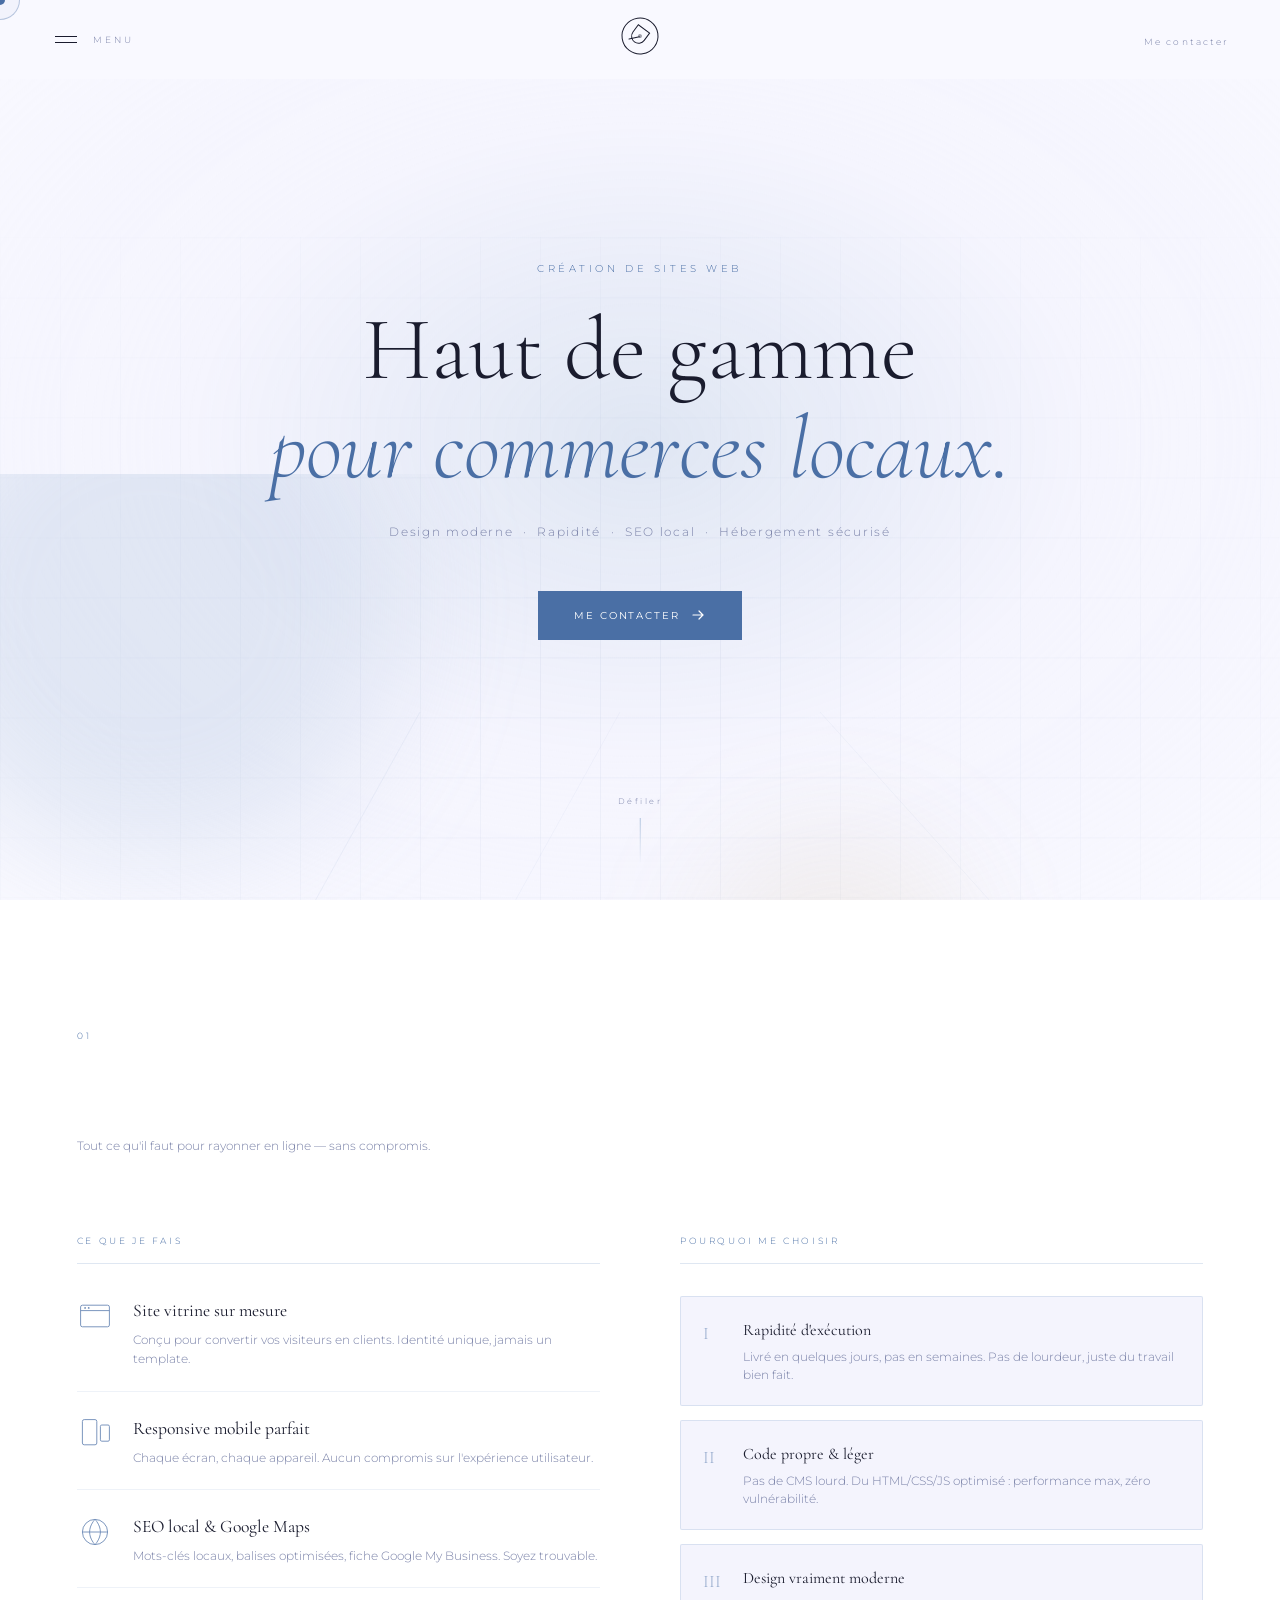
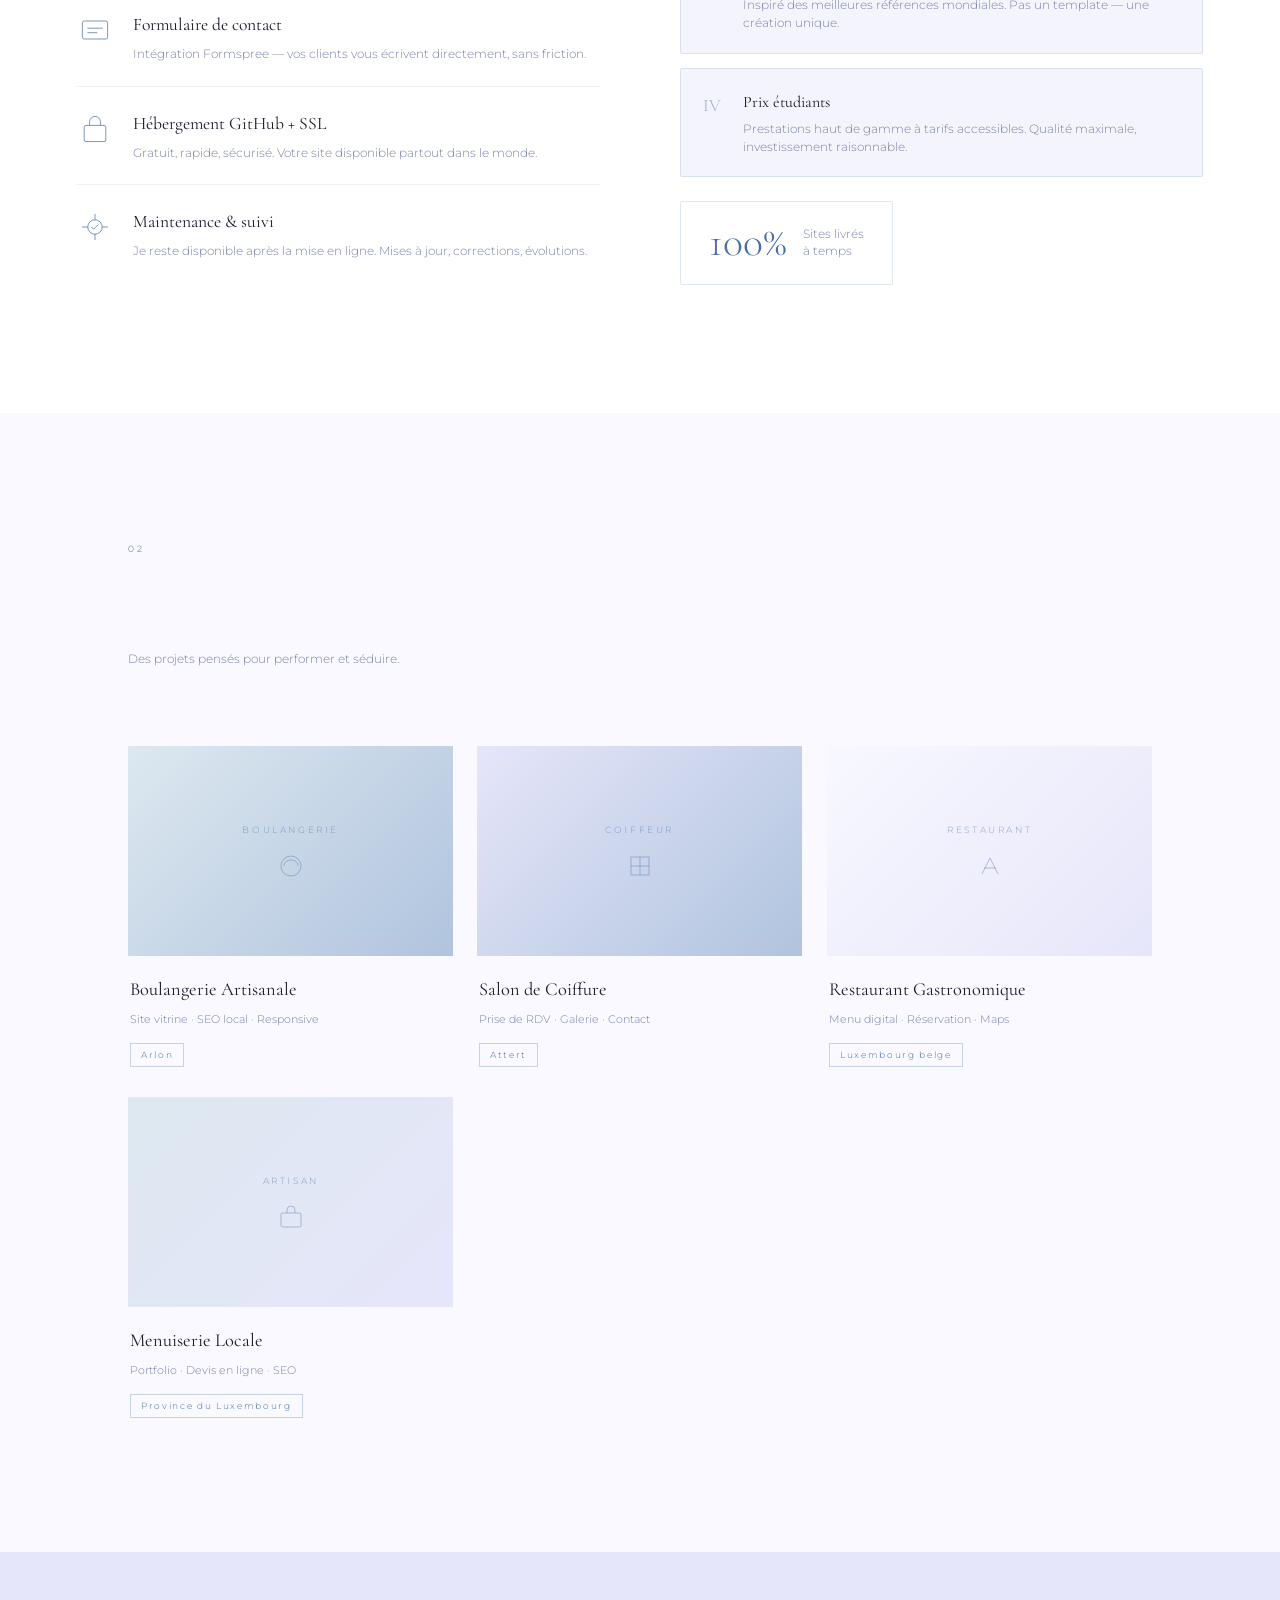
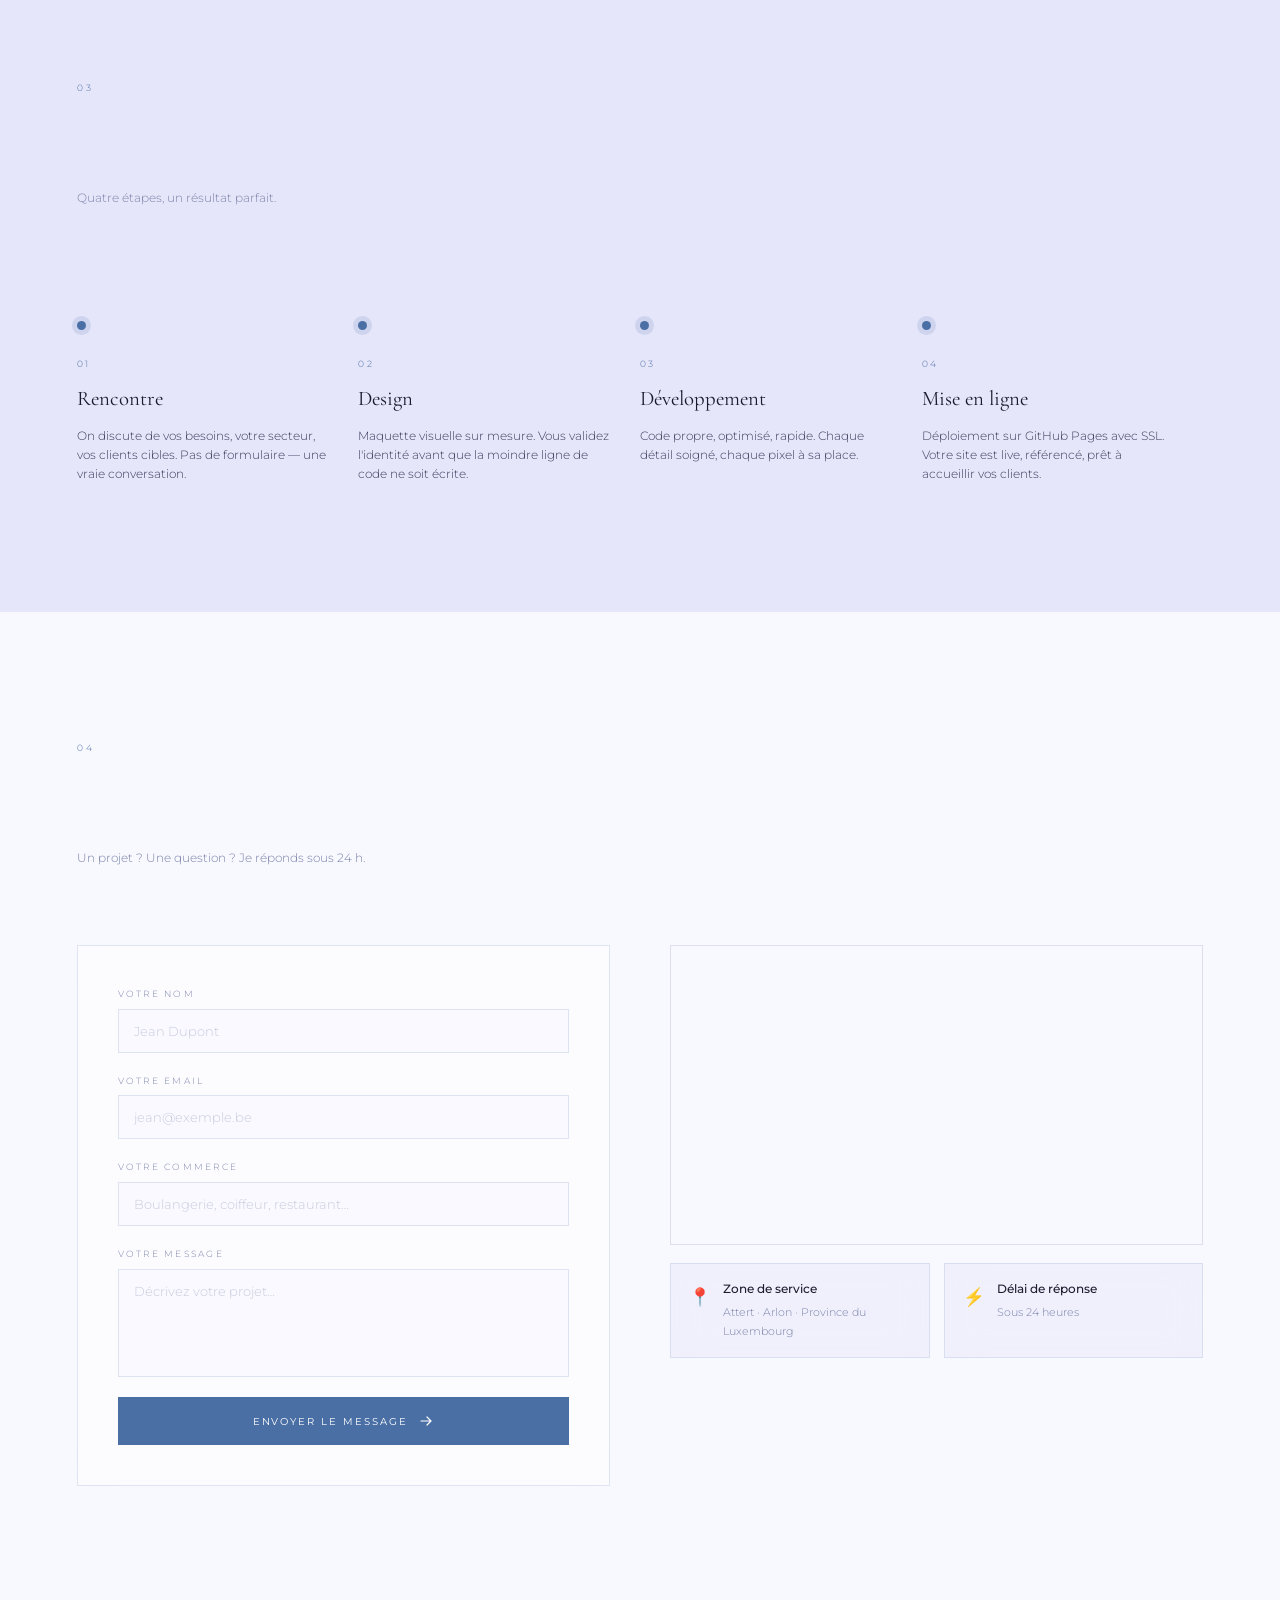
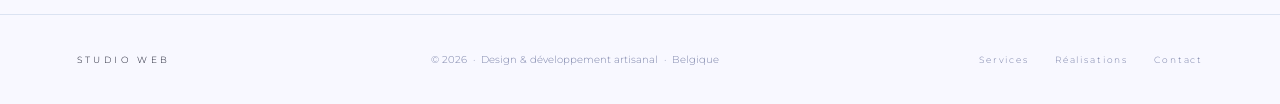
<file: index.html>
<!DOCTYPE html>
<html lang="fr">
<head>
  <meta charset="UTF-8" />
  <meta name="viewport" content="width=device-width, initial-scale=1.0" />
  <title>Studio Web Premium | Sites haut de gamme pour commerces locaux</title>
  <meta name="description" content="Création de sites web haut de gamme pour commerces locaux en Belgique. Design moderne, SEO local, hébergement sécurisé. Région d'Attert et Arlon." />
  <meta name="robots" content="index, follow" />
  <link rel="canonical" href="https://votresite.github.io/" />
  <meta property="og:title" content="Studio Web Premium | Sites haut de gamme pour commerces locaux" />
  <meta property="og:description" content="Design moderne, rapidité, SEO local, hébergement sécurisé." />
  <meta property="og:type" content="website" />

  <!-- Fonts -->
  <link rel="preconnect" href="https://fonts.googleapis.com" />
  <link rel="preconnect" href="https://fonts.gstatic.com" crossorigin />
  <link href="https://fonts.googleapis.com/css2?family=Cormorant+Garamond:ital,wght@0,300;0,400;0,600;1,300;1,400&family=Montserrat:wght@200;300;400;500&display=swap" rel="stylesheet" />

  <link rel="stylesheet" href="style.css" />
</head>
<body>

  <!-- ══ CURSOR ══ -->
  <div class="cursor" id="cursor"></div>
  <div class="cursor-trail" id="cursorTrail"></div>

  <!-- ══ LOADER ══ -->
  <div class="loader" id="loader">
    <div class="loader-inner">
      <span class="loader-line"></span>
      <p class="loader-text">STUDIO WEB</p>
    </div>
  </div>

  <!-- ══ HEADER ══ -->
  <header class="header" id="header">
    <div class="header-left">
      <button class="nav-toggle" id="navToggle" aria-label="Menu">
        <span></span><span></span>
      </button>
      <span class="header-label">MENU</span>
    </div>

    <a href="#hero" class="header-logo" aria-label="Accueil">
      <!-- Logo rotatif au scroll -->
      <svg id="logoRotate" width="38" height="38" viewBox="0 0 38 38" fill="none" xmlns="http://www.w3.org/2000/svg">
        <circle cx="19" cy="19" r="18" stroke="currentColor" stroke-width="1"/>
        <path d="M11 13h9a7 7 0 0 1 0 14h-9V13z" stroke="currentColor" stroke-width="1" fill="none"/>
        <path d="M20 19l8 7" stroke="currentColor" stroke-width="1" stroke-linecap="round"/>
        <circle cx="19" cy="19" r="2" fill="currentColor" opacity="0.4"/>
      </svg>
    </a>

    <div class="header-right">
      <a href="#contact" class="header-cta">Me contacter</a>
    </div>
  </header>

  <!-- ══ NAV OVERLAY ══ -->
  <nav class="nav-overlay" id="navOverlay">
    <div class="nav-overlay-inner">
      <ul class="nav-links">
        <li><a href="#services" data-num="01">Services</a></li>
        <li><a href="#projects" data-num="02">Réalisations</a></li>
        <li><a href="#process"  data-num="03">Processus</a></li>
        <li><a href="#contact"  data-num="04">Contact</a></li>
      </ul>
      <p class="nav-tagline">Design. Code. Élégance.</p>
    </div>
  </nav>

  <!-- ══ HERO — Parallax multi-couches ══ -->
  <section class="hero" id="hero">

    <!-- Couche 0 : fond gradient animé (color shift) -->
    <div class="parallax-layer layer-bg" data-speed="0.05" id="heroBg"></div>

    <!-- Couche 1 : grille fine -->
    <div class="parallax-layer layer-grid" data-speed="0.15"></div>

    <!-- Couche 2 : cercles décoratifs -->
    <div class="parallax-layer layer-orbs" data-speed="0.30">
      <div class="orb orb-1"></div>
      <div class="orb orb-2"></div>
      <div class="orb orb-3"></div>
    </div>

    <!-- Couche 3 : lignes obliques -->
    <div class="parallax-layer layer-lines" data-speed="0.45">
      <svg class="deco-lines" viewBox="0 0 1440 900" preserveAspectRatio="xMidYMid slice" fill="none" xmlns="http://www.w3.org/2000/svg">
        <line x1="0" y1="900" x2="500" y2="0"   stroke="rgba(176,196,222,0.18)" stroke-width="1"/>
        <line x1="200" y1="900" x2="700" y2="0"  stroke="rgba(176,196,222,0.10)" stroke-width="1"/>
        <line x1="900" y1="0" x2="1440" y2="600" stroke="rgba(176,196,222,0.12)" stroke-width="1"/>
      </svg>
    </div>

    <!-- Couche 4 : contenu (vitesse 0 = reste fixe) -->
    <div class="hero-content">
      <p class="hero-eyebrow" data-split>Création de sites web</p>
      <h1 class="hero-title">
        <span class="split-line" data-split>Haut de gamme</span>
        <em class="split-line" data-split>pour commerces locaux.</em>
      </h1>
      <p class="hero-sub" data-split>Design moderne &nbsp;·&nbsp; Rapidité &nbsp;·&nbsp; SEO local &nbsp;·&nbsp; Hébergement sécurisé</p>
      <a href="#contact" class="btn-primary hero-btn">
        <span>Me contacter</span>
        <svg width="16" height="16" viewBox="0 0 16 16" fill="none"><path d="M3 8h10M9 4l4 4-4 4" stroke="currentColor" stroke-width="1.2" stroke-linecap="round"/></svg>
      </a>
    </div>

    <div class="hero-scroll-hint">
      <span>Défiler</span>
      <div class="scroll-line"></div>
    </div>
  </section>

  <!-- ══ SERVICES + WHY — fusionnés ══ -->
  <section class="section services-why" id="services">

    <header class="section-header reveal-block">
      <span class="section-num">01</span>
      <h2 class="section-title" data-split>Services &amp; <em>avantages</em></h2>
      <p class="section-sub">Tout ce qu'il faut pour rayonner en ligne — sans compromis.</p>
    </header>

    <!-- Colonne gauche : services -->
    <div class="sw-grid">

      <div class="sw-col services-col">
        <p class="col-label">Ce que je fais</p>
        <div class="services-list">

          <article class="service-item reveal-block" data-delay="0">
            <div class="service-icon">
              <svg viewBox="0 0 40 40" fill="none"><rect x="4" y="8" width="32" height="24" rx="2" stroke="currentColor" stroke-width="1"/><path d="M4 14h32" stroke="currentColor" stroke-width="1"/><circle cx="9" cy="11" r="1" fill="currentColor"/><circle cx="13" cy="11" r="1" fill="currentColor"/></svg>
            </div>
            <div>
              <h3>Site vitrine sur mesure</h3>
              <p>Conçu pour convertir vos visiteurs en clients. Identité unique, jamais un template.</p>
            </div>
          </article>

          <article class="service-item reveal-block" data-delay="60">
            <div class="service-icon">
              <svg viewBox="0 0 40 40" fill="none"><rect x="6" y="4" width="16" height="28" rx="2" stroke="currentColor" stroke-width="1"/><rect x="26" y="10" width="10" height="18" rx="1.5" stroke="currentColor" stroke-width="1"/></svg>
            </div>
            <div>
              <h3>Responsive mobile parfait</h3>
              <p>Chaque écran, chaque appareil. Aucun compromis sur l'expérience utilisateur.</p>
            </div>
          </article>

          <article class="service-item reveal-block" data-delay="120">
            <div class="service-icon">
              <svg viewBox="0 0 40 40" fill="none"><circle cx="20" cy="20" r="14" stroke="currentColor" stroke-width="1"/><path d="M20 6c0 0-6 6-6 14s6 14 6 14M20 6c0 0 6 6 6 14s-6 14-6 14M6 20h28" stroke="currentColor" stroke-width="1"/></svg>
            </div>
            <div>
              <h3>SEO local &amp; Google Maps</h3>
              <p>Mots-clés locaux, balises optimisées, fiche Google My Business. Soyez trouvable.</p>
            </div>
          </article>

          <article class="service-item reveal-block" data-delay="180">
            <div class="service-icon">
              <svg viewBox="0 0 40 40" fill="none"><rect x="6" y="10" width="28" height="20" rx="2" stroke="currentColor" stroke-width="1"/><path d="M12 18h16M12 23h10" stroke="currentColor" stroke-width="1" stroke-linecap="round"/></svg>
            </div>
            <div>
              <h3>Formulaire de contact</h3>
              <p>Intégration Formspree — vos clients vous écrivent directement, sans friction.</p>
            </div>
          </article>

          <article class="service-item reveal-block" data-delay="240">
            <div class="service-icon">
              <svg viewBox="0 0 40 40" fill="none"><rect x="8" y="16" width="24" height="18" rx="2" stroke="currentColor" stroke-width="1"/><path d="M14 16v-4a6 6 0 0 1 12 0v4" stroke="currentColor" stroke-width="1"/></svg>
            </div>
            <div>
              <h3>Hébergement GitHub + SSL</h3>
              <p>Gratuit, rapide, sécurisé. Votre site disponible partout dans le monde.</p>
            </div>
          </article>

          <article class="service-item reveal-block" data-delay="300">
            <div class="service-icon">
              <svg viewBox="0 0 40 40" fill="none"><path d="M20 6v6M20 28v6M6 20h6M28 20h6" stroke="currentColor" stroke-width="1" stroke-linecap="round"/><circle cx="20" cy="20" r="8" stroke="currentColor" stroke-width="1"/><path d="M16 20l2.5 2.5 5-5" stroke="currentColor" stroke-width="1" stroke-linecap="round"/></svg>
            </div>
            <div>
              <h3>Maintenance &amp; suivi</h3>
              <p>Je reste disponible après la mise en ligne. Mises à jour, corrections, évolutions.</p>
            </div>
          </article>

        </div>
      </div>

      <!-- Colonne droite : pourquoi -->
      <div class="sw-col why-col">
        <p class="col-label">Pourquoi me choisir</p>

        <div class="why-cards">
          <div class="why-glass reveal-block" data-delay="80">
            <span class="why-roman">I</span>
            <div>
              <h3>Rapidité d'exécution</h3>
              <p>Livré en quelques jours, pas en semaines. Pas de lourdeur, juste du travail bien fait.</p>
            </div>
          </div>
          <div class="why-glass reveal-block" data-delay="160">
            <span class="why-roman">II</span>
            <div>
              <h3>Code propre &amp; léger</h3>
              <p>Pas de CMS lourd. Du HTML/CSS/JS optimisé : performance max, zéro vulnérabilité.</p>
            </div>
          </div>
          <div class="why-glass reveal-block" data-delay="240">
            <span class="why-roman">III</span>
            <div>
              <h3>Design vraiment moderne</h3>
              <p>Inspiré des meilleures références mondiales. Pas un template — une création unique.</p>
            </div>
          </div>
          <div class="why-glass reveal-block" data-delay="320">
            <span class="why-roman">IV</span>
            <div>
              <h3>Prix étudiants</h3>
              <p>Prestations haut de gamme à tarifs accessibles. Qualité maximale, investissement raisonnable.</p>
            </div>
          </div>
        </div>

        <!-- Badge glassmorphism -->
        <div class="glass-badge reveal-block" data-delay="400">
          <p class="badge-num">100%</p>
          <p class="badge-label">Sites livrés<br/>à temps</p>
        </div>
      </div>

    </div>
  </section>

  <!-- ══ PROJECTS ══ -->
  <section class="section projects" id="projects">
    <header class="section-header reveal-block">
      <span class="section-num">02</span>
      <h2 class="section-title" data-split>Exemples de <em>réalisations</em></h2>
      <p class="section-sub">Des projets pensés pour performer et séduire.</p>
    </header>

    <div class="projects-grid">

      <article class="project-card reveal-block" data-delay="0">
        <div class="project-thumb" style="--c1:#dde8f0;--c2:#b0c4de;">
          <div class="project-thumb-inner">
            <span>Boulangerie</span>
            <svg width="28" height="28" viewBox="0 0 28 28" fill="none"><circle cx="14" cy="14" r="10" stroke="rgba(74,111,165,0.4)" stroke-width="1"/><path d="M7 14c0-8 14-8 14 0" stroke="rgba(74,111,165,0.4)" stroke-width="1"/></svg>
          </div>
        </div>
        <div class="project-info">
          <h3>Boulangerie Artisanale</h3>
          <p>Site vitrine · SEO local · Responsive</p>
          <span class="project-tag">Arlon</span>
        </div>
      </article>

      <article class="project-card reveal-block" data-delay="80">
        <div class="project-thumb" style="--c1:#e6e6fa;--c2:#b0c4de;">
          <div class="project-thumb-inner">
            <span>Coiffeur</span>
            <svg width="28" height="28" viewBox="0 0 28 28" fill="none"><rect x="5" y="5" width="18" height="18" stroke="rgba(74,111,165,0.4)" stroke-width="1"/><path d="M5 14h18M14 5v18" stroke="rgba(74,111,165,0.4)" stroke-width="1"/></svg>
          </div>
        </div>
        <div class="project-info">
          <h3>Salon de Coiffure</h3>
          <p>Prise de RDV · Galerie · Contact</p>
          <span class="project-tag">Attert</span>
        </div>
      </article>

      <article class="project-card reveal-block" data-delay="160">
        <div class="project-thumb" style="--c1:#f8f8ff;--c2:#e6e6fa;">
          <div class="project-thumb-inner">
            <span>Restaurant</span>
            <svg width="28" height="28" viewBox="0 0 28 28" fill="none"><path d="M6 22 L14 6 L22 22" stroke="rgba(74,111,165,0.4)" stroke-width="1"/><path d="M8 16h12" stroke="rgba(74,111,165,0.4)" stroke-width="1"/></svg>
          </div>
        </div>
        <div class="project-info">
          <h3>Restaurant Gastronomique</h3>
          <p>Menu digital · Réservation · Maps</p>
          <span class="project-tag">Luxembourg belge</span>
        </div>
      </article>

      <article class="project-card reveal-block" data-delay="240">
        <div class="project-thumb" style="--c1:#dde8f0;--c2:#e6e6fa;">
          <div class="project-thumb-inner">
            <span>Artisan</span>
            <svg width="28" height="28" viewBox="0 0 28 28" fill="none"><rect x="4" y="10" width="20" height="14" rx="1.5" stroke="rgba(74,111,165,0.4)" stroke-width="1"/><path d="M10 10V7a4 4 0 0 1 8 0v3" stroke="rgba(74,111,165,0.4)" stroke-width="1"/></svg>
          </div>
        </div>
        <div class="project-info">
          <h3>Menuiserie Locale</h3>
          <p>Portfolio · Devis en ligne · SEO</p>
          <span class="project-tag">Province du Luxembourg</span>
        </div>
      </article>

    </div>
  </section>

  <!-- ══ PROCESS ══ -->
  <section class="section process" id="process">
    <header class="section-header reveal-block">
      <span class="section-num">03</span>
      <h2 class="section-title" data-split>Le <em>processus</em></h2>
      <p class="section-sub">Quatre étapes, un résultat parfait.</p>
    </header>

    <div class="timeline">
      <div class="timeline-progress" id="timelineProgress"></div>

      <div class="timeline-item reveal-block" data-delay="0">
        <div class="timeline-dot"></div>
        <div class="timeline-content">
          <span class="timeline-step">01</span>
          <h3>Rencontre</h3>
          <p>On discute de vos besoins, votre secteur, vos clients cibles. Pas de formulaire — une vraie conversation.</p>
        </div>
      </div>

      <div class="timeline-item reveal-block" data-delay="120">
        <div class="timeline-dot"></div>
        <div class="timeline-content">
          <span class="timeline-step">02</span>
          <h3>Design</h3>
          <p>Maquette visuelle sur mesure. Vous validez l'identité avant que la moindre ligne de code ne soit écrite.</p>
        </div>
      </div>

      <div class="timeline-item reveal-block" data-delay="240">
        <div class="timeline-dot"></div>
        <div class="timeline-content">
          <span class="timeline-step">03</span>
          <h3>Développement</h3>
          <p>Code propre, optimisé, rapide. Chaque détail soigné, chaque pixel à sa place.</p>
        </div>
      </div>

      <div class="timeline-item reveal-block" data-delay="360">
        <div class="timeline-dot"></div>
        <div class="timeline-content">
          <span class="timeline-step">04</span>
          <h3>Mise en ligne</h3>
          <p>Déploiement sur GitHub Pages avec SSL. Votre site est live, référencé, prêt à accueillir vos clients.</p>
        </div>
      </div>
    </div>
  </section>

  <!-- ══ CONTACT ══ -->
  <section class="section contact" id="contact">
    <header class="section-header reveal-block">
      <span class="section-num">04</span>
      <h2 class="section-title" data-split>Me <em>contacter</em></h2>
      <p class="section-sub">Un projet ? Une question ? Je réponds sous 24 h.</p>
    </header>

    <div class="contact-grid">
      <!-- Formulaire — remplacez YOUR_FORM_ID par votre ID Formspree -->
      <form class="contact-form glass-form reveal-block" action="https://formspree.io/f/xeedegpw" method="POST" id="contactForm" data-delay="0">
        <div class="form-group">
          <label for="name">Votre nom</label>
          <input type="text" id="name" name="name" placeholder="Jean Dupont" required autocomplete="name"/>
        </div>
        <div class="form-group">
          <label for="email">Votre email</label>
          <input type="email" id="email" name="email" placeholder="jean@exemple.be" required autocomplete="email"/>
        </div>
        <div class="form-group">
          <label for="business">Votre commerce</label>
          <input type="text" id="business" name="business" placeholder="Boulangerie, coiffeur, restaurant…"/>
        </div>
        <div class="form-group">
          <label for="message">Votre message</label>
          <textarea id="message" name="message" rows="5" placeholder="Décrivez votre projet…" required></textarea>
        </div>
        <button type="submit" class="btn-primary btn-full">
          <span id="btnLabel">Envoyer le message</span>
          <svg width="16" height="16" viewBox="0 0 16 16" fill="none"><path d="M3 8h10M9 4l4 4-4 4" stroke="currentColor" stroke-width="1.2" stroke-linecap="round"/></svg>
        </button>
        <p class="form-success" id="formSuccess">Message envoyé — je vous réponds rapidement.</p>
      </form>

      <div class="contact-aside reveal-block" data-delay="120">
        <div class="map-glass">
          <iframe
            src="https://www.google.com/maps/embed?pb=!1m18!1m12!1m3!1d80000!2d5.68!3d49.74!2m3!1f0!2f0!3f0!3m2!1i1024!2i768!4f13.1!3m3!1m2!1s0x47c069d8e3c9a3b9%3A0x40099ab2f4d67020!2sAttert!5e0!3m2!1sfr!2sbe!4v1680000000000!5m2!1sfr!2sbe"
            width="100%" height="100%" style="border:0;" allowfullscreen="" loading="lazy"
            referrerpolicy="no-referrer-when-downgrade" title="Localisation — Attert / Arlon"></iframe>
        </div>
        <div class="contact-info-cards">
          <div class="info-card glass-card">
            <span class="info-icon">📍</span>
            <div>
              <strong>Zone de service</strong>
              <p>Attert · Arlon · Province du Luxembourg</p>
            </div>
          </div>
          <div class="info-card glass-card">
            <span class="info-icon">⚡</span>
            <div>
              <strong>Délai de réponse</strong>
              <p>Sous 24 heures</p>
            </div>
          </div>
        </div>
      </div>
    </div>
  </section>

  <!-- ══ FOOTER ══ -->
  <footer class="footer">
    <div class="footer-inner">
      <p class="footer-logo">STUDIO WEB</p>
      <p class="footer-copy">© <span id="year"></span> &nbsp;·&nbsp; Design &amp; développement artisanal &nbsp;·&nbsp; Belgique</p>
      <div class="footer-links">
        <a href="#services">Services</a>
        <a href="#projects">Réalisations</a>
        <a href="#contact">Contact</a>
      </div>
    </div>
  </footer>

  <script src="script.js"></script>
</body>
</html>
</file>
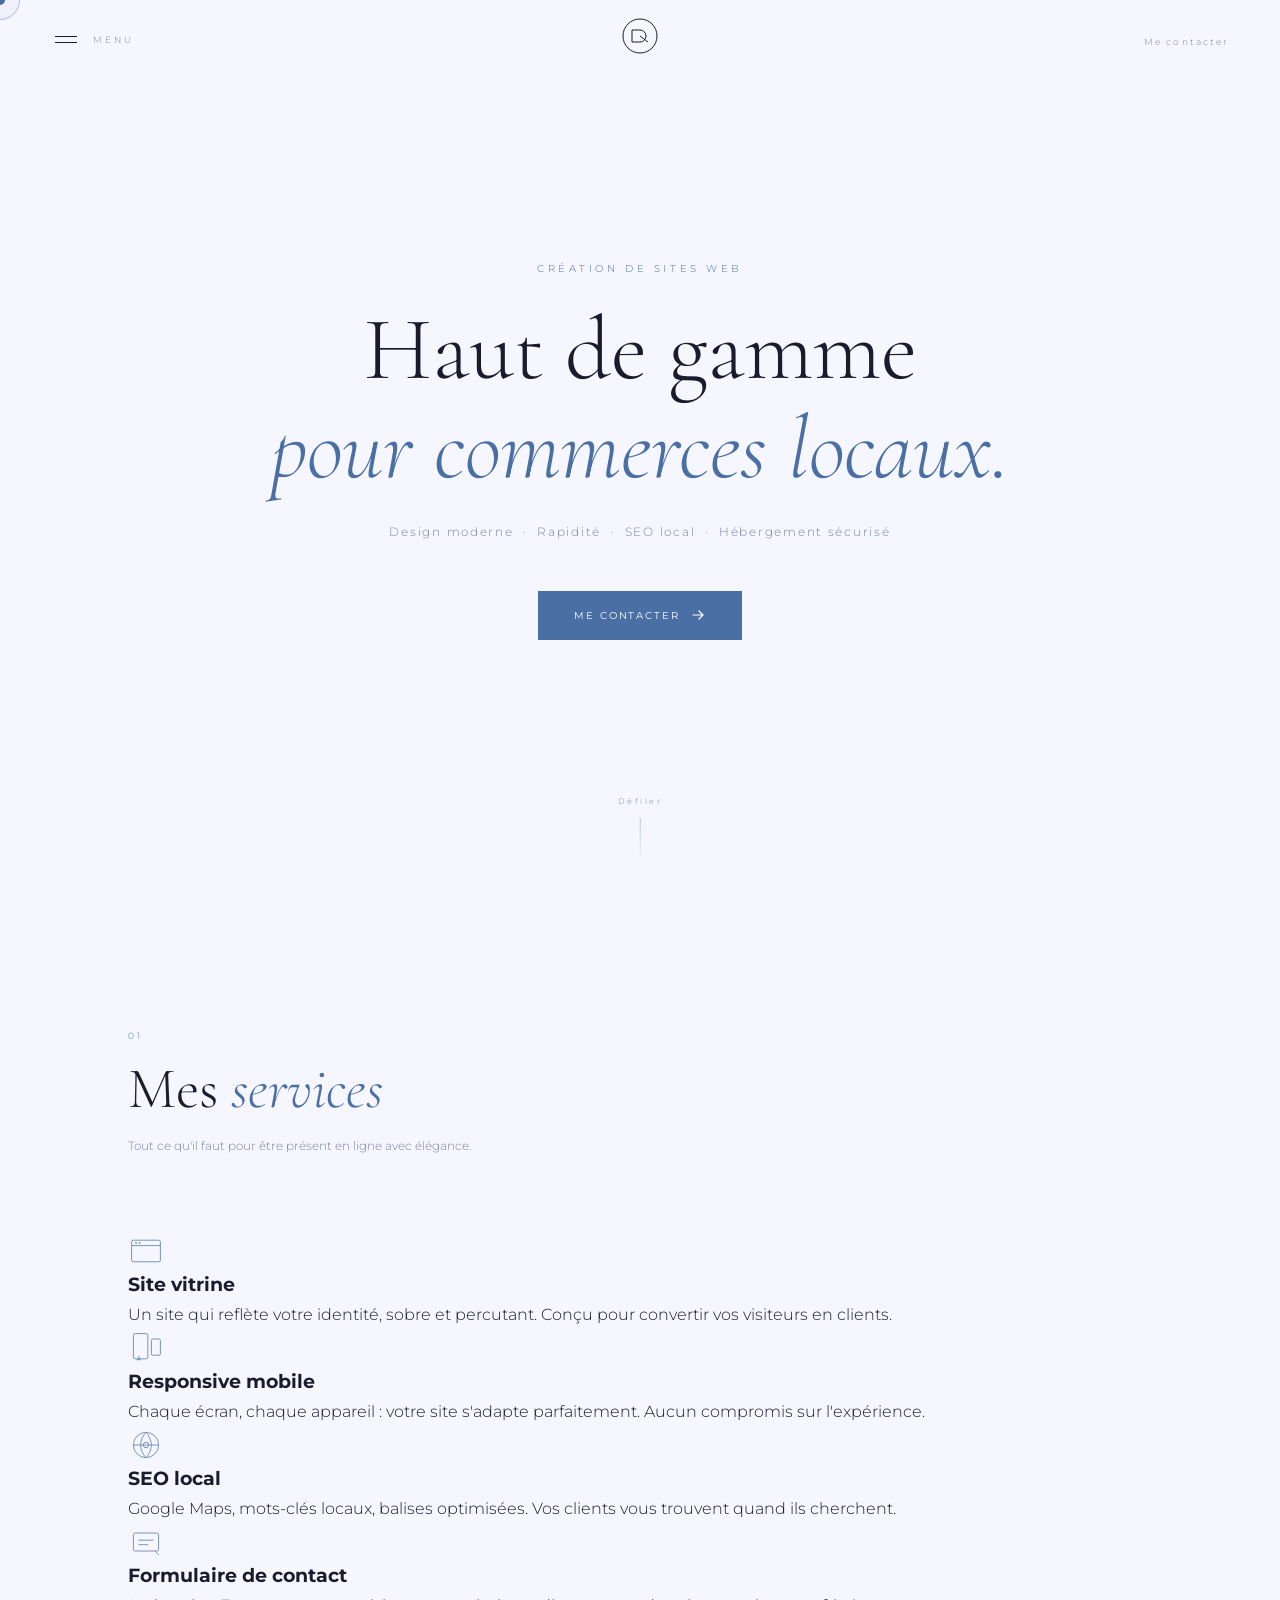
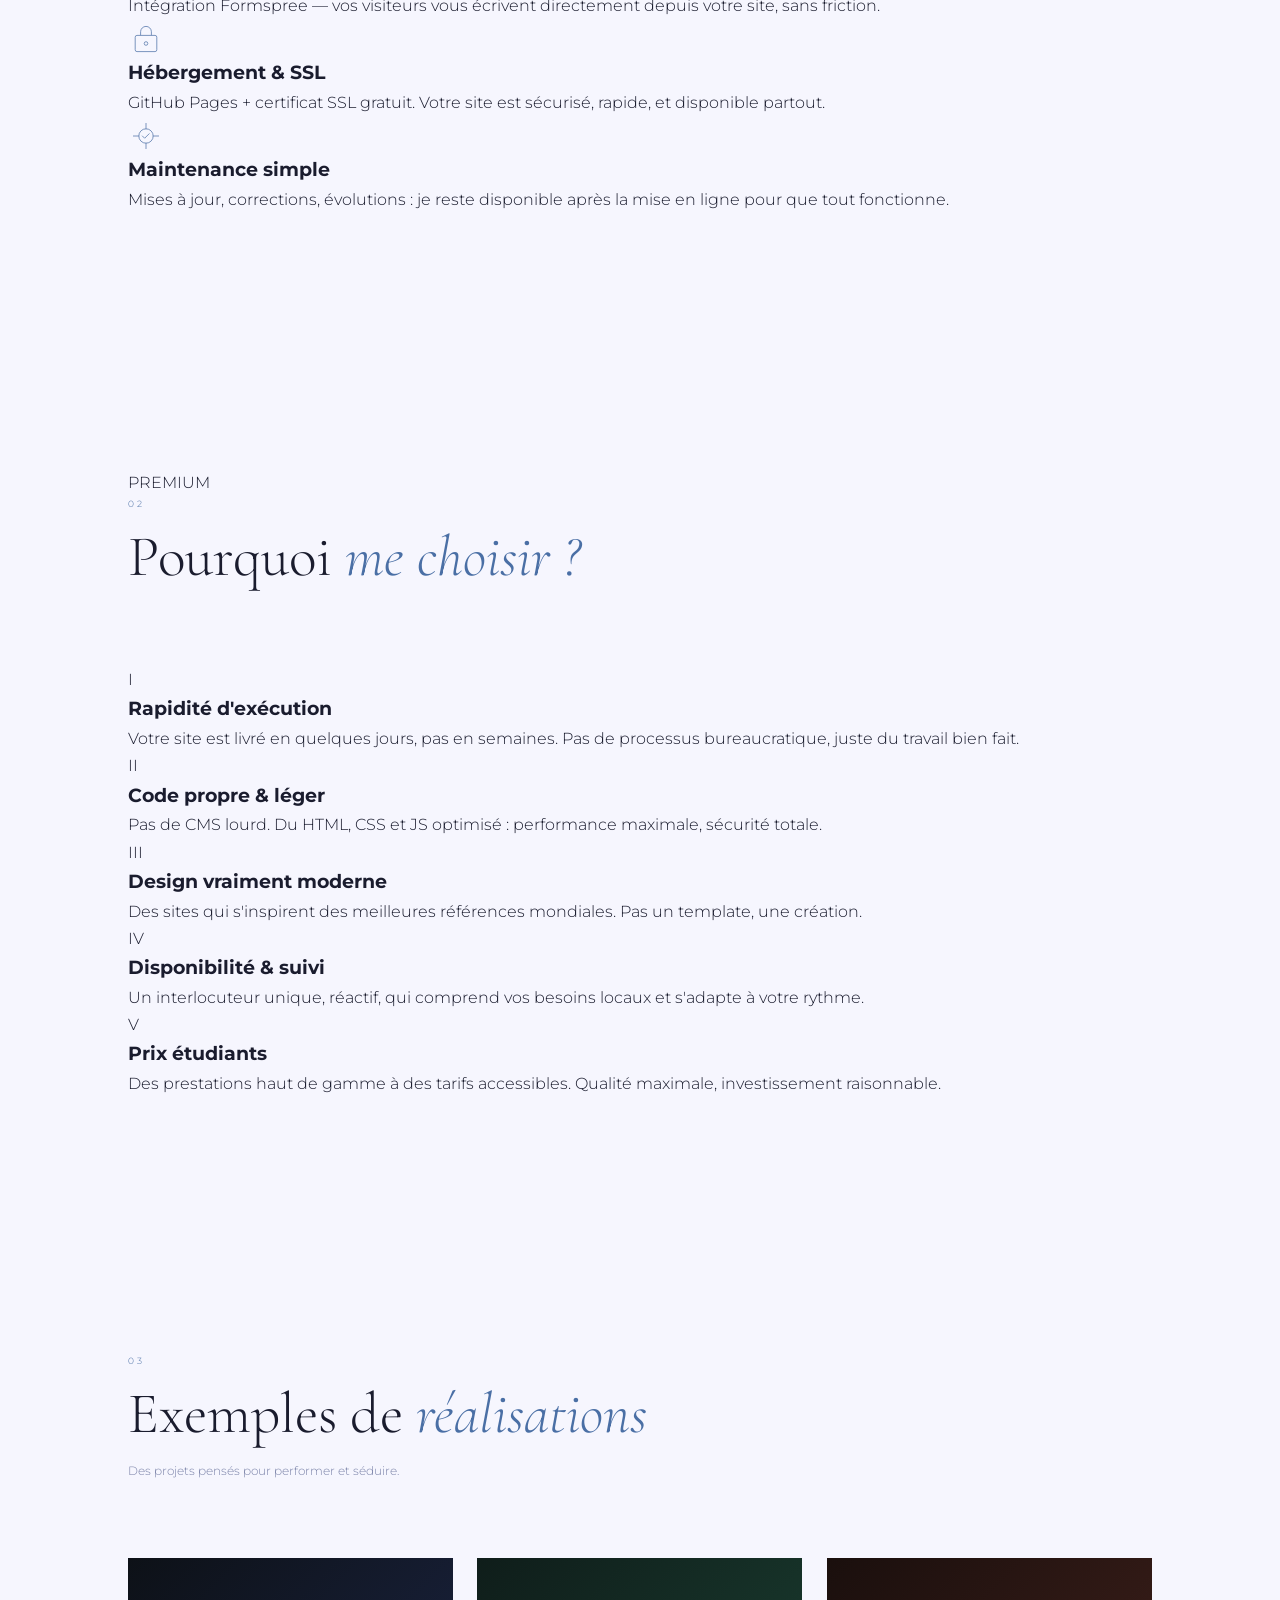
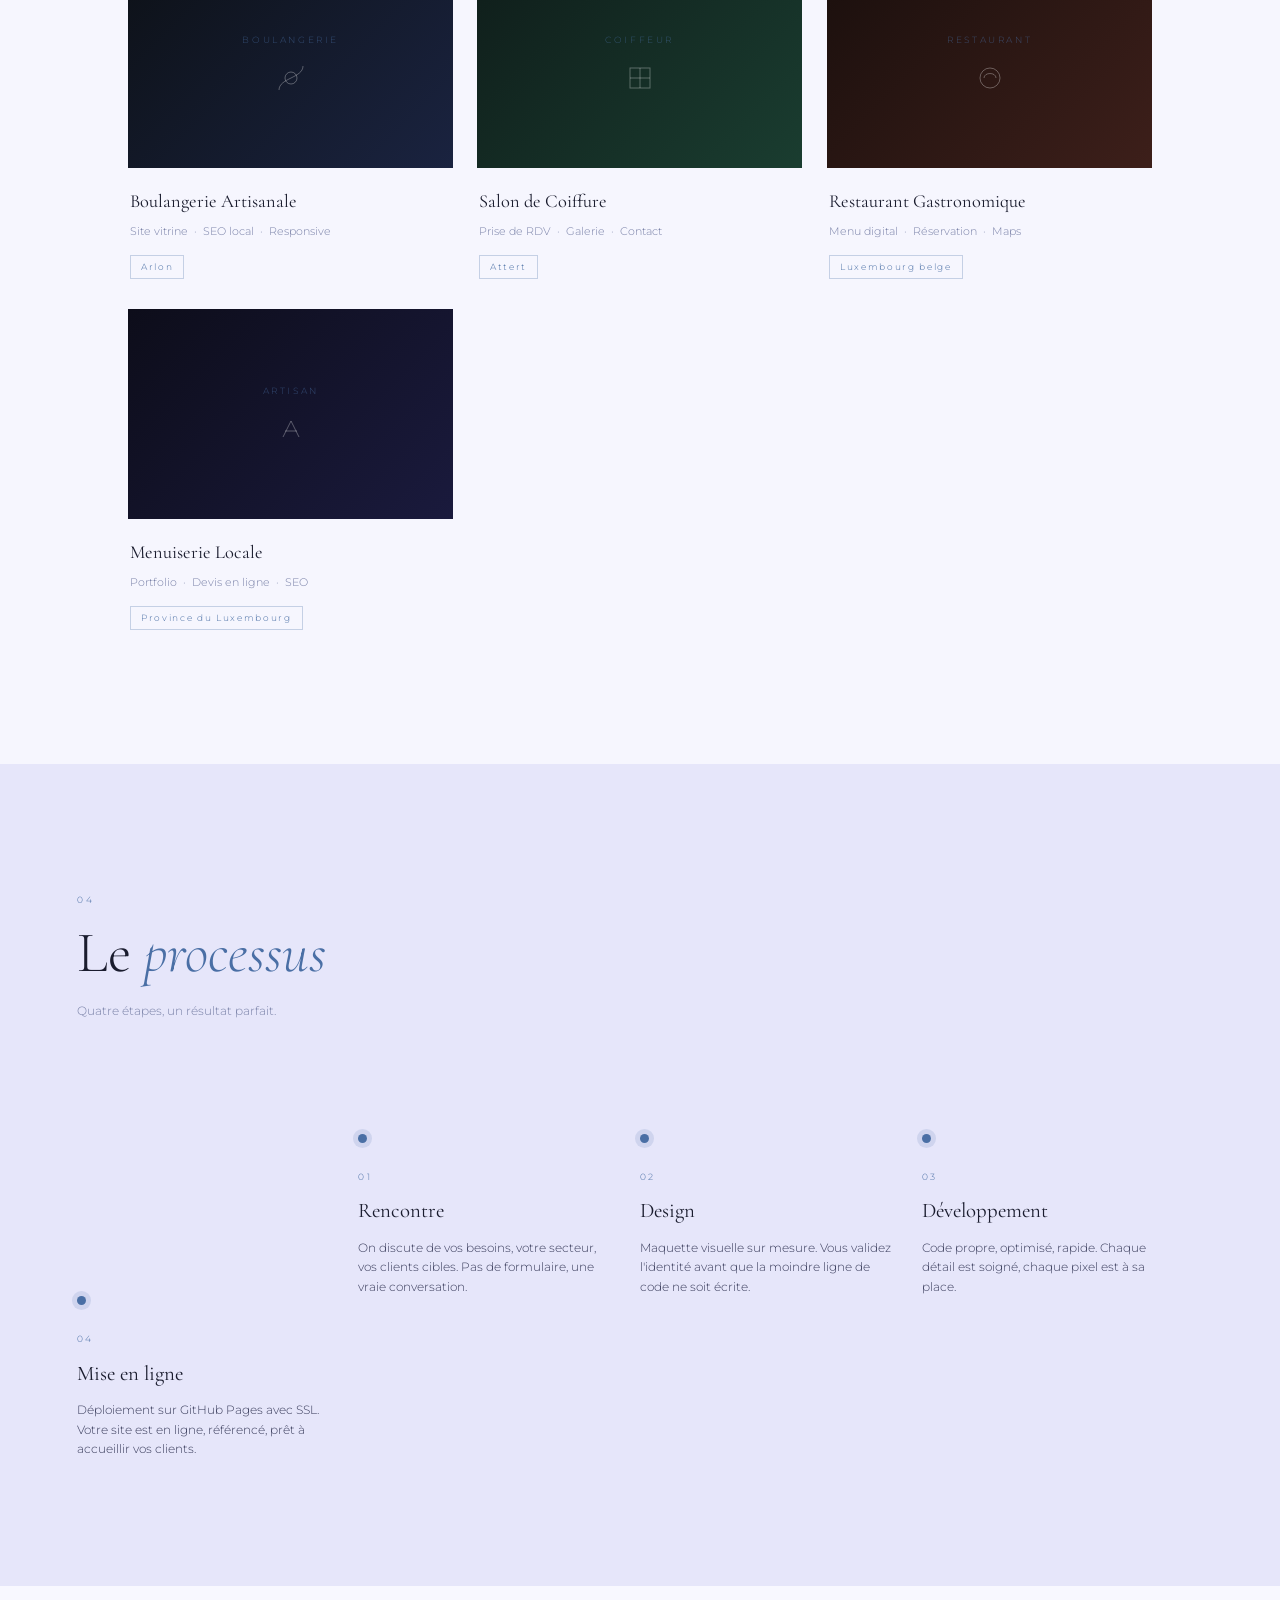
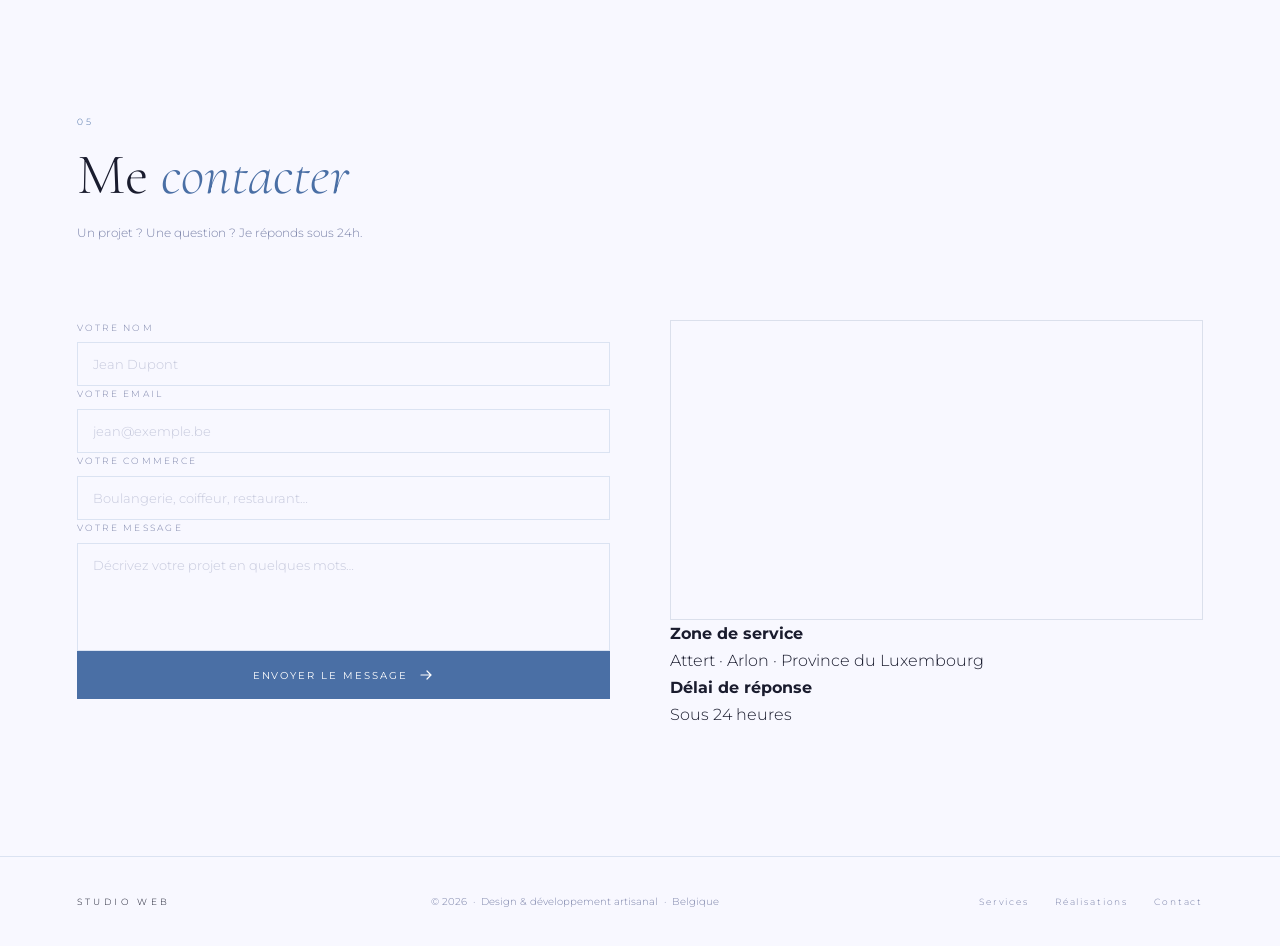
<file: index (1).html>
<!DOCTYPE html>
<html lang="fr">
<head>
  <meta charset="UTF-8" />
  <meta name="viewport" content="width=device-width, initial-scale=1.0" />
  <title>Studio Web Premium | Sites haut de gamme pour commerces locaux</title>
  <meta name="description" content="Création de sites web haut de gamme pour commerces locaux en Belgique. Design moderne, SEO local, hébergement sécurisé, formulaire de contact. Région d'Attert et Arlon." />
  <meta name="robots" content="index, follow" />
  <link rel="canonical" href="https://votresite.github.io/" />

  <!-- Open Graph -->
  <meta property="og:title" content="Studio Web Premium | Sites haut de gamme pour commerces locaux" />
  <meta property="og:description" content="Design moderne, rapidité, SEO local, hébergement sécurisé." />
  <meta property="og:type" content="website" />

  <!-- Fonts -->
  <link rel="preconnect" href="https://fonts.googleapis.com" />
  <link rel="preconnect" href="https://fonts.gstatic.com" crossorigin />
  <link href="https://fonts.googleapis.com/css2?family=Cormorant+Garamond:ital,wght@0,300;0,400;0,600;1,300;1,400&family=Montserrat:wght@200;300;400;500&display=swap" rel="stylesheet" />

  <link rel="stylesheet" href="style.css" />
</head>
<body>

  <!-- ═══════════════════════════════════════════ CURSOR ══ -->
  <div class="cursor" id="cursor"></div>
  <div class="cursor-trail" id="cursorTrail"></div>

  <!-- ═══════════════════════════════════════════ LOADER ══ -->
  <div class="loader" id="loader">
    <div class="loader-inner">
      <span class="loader-line"></span>
      <p class="loader-text">STUDIO WEB</p>
    </div>
  </div>

  <!-- ═══════════════════════════════════════════ HEADER ══ -->
  <header class="header" id="header">
    <div class="header-left">
      <button class="nav-toggle" id="navToggle" aria-label="Menu">
        <span></span><span></span>
      </button>
      <span class="header-label">MENU</span>
    </div>

    <a href="#hero" class="header-logo">
      <svg width="36" height="36" viewBox="0 0 36 36" fill="none" xmlns="http://www.w3.org/2000/svg">
        <circle cx="18" cy="18" r="17" stroke="currentColor" stroke-width="1"/>
        <path d="M10 12h8a6 6 0 0 1 0 12h-8V12z" stroke="currentColor" stroke-width="1" fill="none"/>
        <path d="M18 18l8 6" stroke="currentColor" stroke-width="1"/>
      </svg>
    </a>

    <div class="header-right">
      <a href="#contact" class="header-cta">Me contacter</a>
    </div>
  </header>

  <!-- ═══════════════════════════════════════════ NAV OVERLAY ══ -->
  <nav class="nav-overlay" id="navOverlay">
    <div class="nav-overlay-inner">
      <ul class="nav-links">
        <li><a href="#services" data-num="01">Services</a></li>
        <li><a href="#why" data-num="02">Pourquoi moi ?</a></li>
        <li><a href="#projects" data-num="03">Réalisations</a></li>
        <li><a href="#process" data-num="04">Processus</a></li>
        <li><a href="#contact" data-num="05">Contact</a></li>
      </ul>
      <p class="nav-tagline">Design. Code. Élégance.</p>
    </div>
  </nav>

  <!-- ═══════════════════════════════════════════ HERO ══ -->
  <section class="hero" id="hero">
    <div class="hero-bg">
      <div class="hero-grid"></div>
      <div class="hero-gradient"></div>
    </div>

    <div class="hero-content">
      <p class="hero-eyebrow reveal-up">Création de sites web</p>
      <h1 class="hero-title">
        <span class="reveal-up delay-1">Haut de gamme</span>
        <em class="reveal-up delay-2">pour commerces locaux.</em>
      </h1>
      <p class="hero-sub reveal-up delay-3">
        Design moderne &nbsp;·&nbsp; Rapidité &nbsp;·&nbsp; SEO local &nbsp;·&nbsp; Hébergement sécurisé
      </p>
      <a href="#contact" class="btn-primary reveal-up delay-4">
        <span>Me contacter</span>
        <svg width="16" height="16" viewBox="0 0 16 16" fill="none"><path d="M3 8h10M9 4l4 4-4 4" stroke="currentColor" stroke-width="1.2" stroke-linecap="round"/></svg>
      </a>
    </div>

    <div class="hero-scroll-hint">
      <span>Défiler</span>
      <div class="scroll-line"></div>
    </div>
  </section>

  <!-- ═══════════════════════════════════════════ SERVICES ══ -->
  <section class="section services" id="services">
    <div class="section-header">
      <span class="section-num">01</span>
      <h2 class="section-title">Mes <em>services</em></h2>
      <p class="section-sub">Tout ce qu'il faut pour être présent en ligne avec élégance.</p>
    </div>

    <div class="services-grid">

      <article class="service-card" data-delay="0">
        <div class="service-icon">
          <svg viewBox="0 0 40 40" fill="none" xmlns="http://www.w3.org/2000/svg">
            <rect x="4" y="8" width="32" height="24" rx="2" stroke="currentColor" stroke-width="1"/>
            <path d="M4 14h32" stroke="currentColor" stroke-width="1"/>
            <circle cx="9" cy="11" r="1" fill="currentColor"/>
            <circle cx="13" cy="11" r="1" fill="currentColor"/>
          </svg>
        </div>
        <h3>Site vitrine</h3>
        <p>Un site qui reflète votre identité, sobre et percutant. Conçu pour convertir vos visiteurs en clients.</p>
      </article>

      <article class="service-card" data-delay="80">
        <div class="service-icon">
          <svg viewBox="0 0 40 40" fill="none" xmlns="http://www.w3.org/2000/svg">
            <rect x="6" y="4" width="16" height="28" rx="2" stroke="currentColor" stroke-width="1"/>
            <rect x="26" y="10" width="10" height="18" rx="1.5" stroke="currentColor" stroke-width="1"/>
            <path d="M12 29v4M10 33h4" stroke="currentColor" stroke-width="1" stroke-linecap="round"/>
          </svg>
        </div>
        <h3>Responsive mobile</h3>
        <p>Chaque écran, chaque appareil : votre site s'adapte parfaitement. Aucun compromis sur l'expérience.</p>
      </article>

      <article class="service-card" data-delay="160">
        <div class="service-icon">
          <svg viewBox="0 0 40 40" fill="none" xmlns="http://www.w3.org/2000/svg">
            <circle cx="20" cy="20" r="14" stroke="currentColor" stroke-width="1"/>
            <path d="M20 6c0 0-6 6-6 14s6 14 6 14M20 6c0 0 6 6 6 14s-6 14-6 14M6 20h28" stroke="currentColor" stroke-width="1"/>
            <circle cx="20" cy="20" r="3" stroke="currentColor" stroke-width="1"/>
          </svg>
        </div>
        <h3>SEO local</h3>
        <p>Google Maps, mots-clés locaux, balises optimisées. Vos clients vous trouvent quand ils cherchent.</p>
      </article>

      <article class="service-card" data-delay="240">
        <div class="service-icon">
          <svg viewBox="0 0 40 40" fill="none" xmlns="http://www.w3.org/2000/svg">
            <rect x="6" y="10" width="28" height="20" rx="2" stroke="currentColor" stroke-width="1"/>
            <path d="M12 18h16M12 23h10" stroke="currentColor" stroke-width="1" stroke-linecap="round"/>
            <path d="M30 30l4 4" stroke="currentColor" stroke-width="1" stroke-linecap="round"/>
          </svg>
        </div>
        <h3>Formulaire de contact</h3>
        <p>Intégration Formspree — vos visiteurs vous écrivent directement depuis votre site, sans friction.</p>
      </article>

      <article class="service-card" data-delay="320">
        <div class="service-icon">
          <svg viewBox="0 0 40 40" fill="none" xmlns="http://www.w3.org/2000/svg">
            <rect x="8" y="16" width="24" height="18" rx="2" stroke="currentColor" stroke-width="1"/>
            <path d="M14 16v-4a6 6 0 0 1 12 0v4" stroke="currentColor" stroke-width="1"/>
            <circle cx="20" cy="25" r="2" stroke="currentColor" stroke-width="1"/>
          </svg>
        </div>
        <h3>Hébergement & SSL</h3>
        <p>GitHub Pages + certificat SSL gratuit. Votre site est sécurisé, rapide, et disponible partout.</p>
      </article>

      <article class="service-card" data-delay="400">
        <div class="service-icon">
          <svg viewBox="0 0 40 40" fill="none" xmlns="http://www.w3.org/2000/svg">
            <path d="M20 6v6M20 28v6M6 20h6M28 20h6" stroke="currentColor" stroke-width="1" stroke-linecap="round"/>
            <circle cx="20" cy="20" r="8" stroke="currentColor" stroke-width="1"/>
            <path d="M16 20l2.5 2.5 5-5" stroke="currentColor" stroke-width="1" stroke-linecap="round"/>
          </svg>
        </div>
        <h3>Maintenance simple</h3>
        <p>Mises à jour, corrections, évolutions : je reste disponible après la mise en ligne pour que tout fonctionne.</p>
      </article>

    </div>
  </section>

  <!-- ═══════════════════════════════════════════ WHY ══ -->
  <section class="section why" id="why">
    <div class="why-bg-text">PREMIUM</div>
    <div class="section-header">
      <span class="section-num">02</span>
      <h2 class="section-title">Pourquoi <em>me choisir ?</em></h2>
    </div>

    <div class="why-grid">
      <div class="why-card">
        <span class="why-num">I</span>
        <h3>Rapidité d'exécution</h3>
        <p>Votre site est livré en quelques jours, pas en semaines. Pas de processus bureaucratique, juste du travail bien fait.</p>
      </div>
      <div class="why-card">
        <span class="why-num">II</span>
        <h3>Code propre & léger</h3>
        <p>Pas de CMS lourd. Du HTML, CSS et JS optimisé : performance maximale, sécurité totale.</p>
      </div>
      <div class="why-card">
        <span class="why-num">III</span>
        <h3>Design vraiment moderne</h3>
        <p>Des sites qui s'inspirent des meilleures références mondiales. Pas un template, une création.</p>
      </div>
      <div class="why-card">
        <span class="why-num">IV</span>
        <h3>Disponibilité & suivi</h3>
        <p>Un interlocuteur unique, réactif, qui comprend vos besoins locaux et s'adapte à votre rythme.</p>
      </div>
      <div class="why-card">
        <span class="why-num">V</span>
        <h3>Prix étudiants</h3>
        <p>Des prestations haut de gamme à des tarifs accessibles. Qualité maximale, investissement raisonnable.</p>
      </div>
    </div>
  </section>

  <!-- ═══════════════════════════════════════════ PROJECTS ══ -->
  <section class="section projects" id="projects">
    <div class="section-header">
      <span class="section-num">03</span>
      <h2 class="section-title">Exemples de <em>réalisations</em></h2>
      <p class="section-sub">Des projets pensés pour performer et séduire.</p>
    </div>

    <div class="projects-grid">

      <article class="project-card">
        <div class="project-thumb" style="background: linear-gradient(135deg, #0d1117 0%, #1a2340 100%);">
          <div class="project-thumb-inner">
            <span>Boulangerie</span>
            <svg width="32" height="32" viewBox="0 0 32 32" fill="none"><path d="M4 28 C4 16 28 16 28 4" stroke="rgba(255,255,255,0.3)" stroke-width="1"/><circle cx="16" cy="16" r="6" stroke="rgba(255,255,255,0.3)" stroke-width="1"/></svg>
          </div>
        </div>
        <div class="project-info">
          <h3>Boulangerie Artisanale</h3>
          <p>Site vitrine &nbsp;·&nbsp; SEO local &nbsp;·&nbsp; Responsive</p>
          <span class="project-tag">Arlon</span>
        </div>
      </article>

      <article class="project-card">
        <div class="project-thumb" style="background: linear-gradient(135deg, #0f1d1a 0%, #1a3d30 100%);">
          <div class="project-thumb-inner">
            <span>Coiffeur</span>
            <svg width="32" height="32" viewBox="0 0 32 32" fill="none"><rect x="6" y="6" width="20" height="20" stroke="rgba(255,255,255,0.3)" stroke-width="1"/><path d="M6 16h20M16 6v20" stroke="rgba(255,255,255,0.3)" stroke-width="1"/></svg>
          </div>
        </div>
        <div class="project-info">
          <h3>Salon de Coiffure</h3>
          <p>Prise de RDV &nbsp;·&nbsp; Galerie &nbsp;·&nbsp; Contact</p>
          <span class="project-tag">Attert</span>
        </div>
      </article>

      <article class="project-card">
        <div class="project-thumb" style="background: linear-gradient(135deg, #1a0f0d 0%, #3d1f1a 100%);">
          <div class="project-thumb-inner">
            <span>Restaurant</span>
            <svg width="32" height="32" viewBox="0 0 32 32" fill="none"><circle cx="16" cy="16" r="10" stroke="rgba(255,255,255,0.3)" stroke-width="1"/><path d="M10 16 C10 10 22 10 22 16" stroke="rgba(255,255,255,0.3)" stroke-width="1"/></svg>
          </div>
        </div>
        <div class="project-info">
          <h3>Restaurant Gastronomique</h3>
          <p>Menu digital &nbsp;·&nbsp; Réservation &nbsp;·&nbsp; Maps</p>
          <span class="project-tag">Luxembourg belge</span>
        </div>
      </article>

      <article class="project-card">
        <div class="project-thumb" style="background: linear-gradient(135deg, #0d0d1a 0%, #1a1a3d 100%);">
          <div class="project-thumb-inner">
            <span>Artisan</span>
            <svg width="32" height="32" viewBox="0 0 32 32" fill="none"><path d="M8 24 L16 8 L24 24" stroke="rgba(255,255,255,0.3)" stroke-width="1"/><path d="M10 18h12" stroke="rgba(255,255,255,0.3)" stroke-width="1"/></svg>
          </div>
        </div>
        <div class="project-info">
          <h3>Menuiserie Locale</h3>
          <p>Portfolio &nbsp;·&nbsp; Devis en ligne &nbsp;·&nbsp; SEO</p>
          <span class="project-tag">Province du Luxembourg</span>
        </div>
      </article>

    </div>
  </section>

  <!-- ═══════════════════════════════════════════ PROCESS ══ -->
  <section class="section process" id="process">
    <div class="section-header">
      <span class="section-num">04</span>
      <h2 class="section-title">Le <em>processus</em></h2>
      <p class="section-sub">Quatre étapes, un résultat parfait.</p>
    </div>

    <div class="timeline">
      <div class="timeline-track"></div>

      <div class="timeline-item">
        <div class="timeline-dot"></div>
        <div class="timeline-content">
          <span class="timeline-step">01</span>
          <h3>Rencontre</h3>
          <p>On discute de vos besoins, votre secteur, vos clients cibles. Pas de formulaire, une vraie conversation.</p>
        </div>
      </div>

      <div class="timeline-item">
        <div class="timeline-dot"></div>
        <div class="timeline-content">
          <span class="timeline-step">02</span>
          <h3>Design</h3>
          <p>Maquette visuelle sur mesure. Vous validez l'identité avant que la moindre ligne de code ne soit écrite.</p>
        </div>
      </div>

      <div class="timeline-item">
        <div class="timeline-dot"></div>
        <div class="timeline-content">
          <span class="timeline-step">03</span>
          <h3>Développement</h3>
          <p>Code propre, optimisé, rapide. Chaque détail est soigné, chaque pixel est à sa place.</p>
        </div>
      </div>

      <div class="timeline-item">
        <div class="timeline-dot"></div>
        <div class="timeline-content">
          <span class="timeline-step">04</span>
          <h3>Mise en ligne</h3>
          <p>Déploiement sur GitHub Pages avec SSL. Votre site est en ligne, référencé, prêt à accueillir vos clients.</p>
        </div>
      </div>
    </div>
  </section>

  <!-- ═══════════════════════════════════════════ CONTACT ══ -->
  <section class="section contact" id="contact">
    <div class="section-header">
      <span class="section-num">05</span>
      <h2 class="section-title">Me <em>contacter</em></h2>
      <p class="section-sub">Un projet ? Une question ? Je réponds sous 24h.</p>
    </div>

    <div class="contact-grid">

      <!-- Form — remplacez YOUR_FORM_ID par votre ID Formspree -->
      <form class="contact-form" action="https://formspree.io/f/YOUR_FORM_ID" method="POST" id="contactForm">
        <div class="form-group">
          <label for="name">Votre nom</label>
          <input type="text" id="name" name="name" placeholder="Jean Dupont" required />
        </div>
        <div class="form-group">
          <label for="email">Votre email</label>
          <input type="email" id="email" name="email" placeholder="jean@exemple.be" required />
        </div>
        <div class="form-group">
          <label for="business">Votre commerce</label>
          <input type="text" id="business" name="business" placeholder="Boulangerie, coiffeur, restaurant…" />
        </div>
        <div class="form-group">
          <label for="message">Votre message</label>
          <textarea id="message" name="message" rows="5" placeholder="Décrivez votre projet en quelques mots…" required></textarea>
        </div>
        <button type="submit" class="btn-primary btn-full">
          <span>Envoyer le message</span>
          <svg width="16" height="16" viewBox="0 0 16 16" fill="none"><path d="M3 8h10M9 4l4 4-4 4" stroke="currentColor" stroke-width="1.2" stroke-linecap="round"/></svg>
        </button>
        <p class="form-success" id="formSuccess">Message envoyé — je vous réponds rapidement.</p>
      </form>

      <!-- Map -->
      <div class="contact-map">
        <div class="map-glass">
          <iframe
            src="https://www.google.com/maps/embed?pb=!1m18!1m12!1m3!1d40000!2d5.68!3d49.74!2m3!1f0!2f0!3f0!3m2!1i1024!2i768!4f13.1!3m3!1m2!1s0x47c069d8e3c9a3b9%3A0x40099ab2f4d67020!2sAttert!5e0!3m2!1sfr!2sbe!4v1680000000000!5m2!1sfr!2sbe"
            width="100%"
            height="100%"
            style="border:0;"
            allowfullscreen=""
            loading="lazy"
            referrerpolicy="no-referrer-when-downgrade"
            title="Localisation — Attert / Arlon, Belgique"
          ></iframe>
        </div>
        <div class="contact-info">
          <p><strong>Zone de service</strong><br/>Attert · Arlon · Province du Luxembourg</p>
          <p><strong>Délai de réponse</strong><br/>Sous 24 heures</p>
        </div>
      </div>

    </div>
  </section>

  <!-- ═══════════════════════════════════════════ FOOTER ══ -->
  <footer class="footer">
    <div class="footer-inner">
      <p class="footer-logo">STUDIO WEB</p>
      <p class="footer-copy">© <span id="year"></span> &nbsp;·&nbsp; Design &amp; développement artisanal &nbsp;·&nbsp; Belgique</p>
      <div class="footer-links">
        <a href="#services">Services</a>
        <a href="#projects">Réalisations</a>
        <a href="#contact">Contact</a>
      </div>
    </div>
  </footer>

  <script src="script.js"></script>
</body>
</html>
</file>
<file: style.css>
/* ══════════════════════════════════════════════════════════
   STUDIO WEB — style.css   (palette claire · effets premium)
   ══════════════════════════════════════════════════════════ */

/* ─── Variables ─────────────────────────────────────────── */
:root {
  /* Palette claire issue des screenshots */
  --c-bg:        #f8f8ff;   /* fond principal */
  --c-mid:       #e6e6fa;   /* lavande douce  */
  --c-blue:      #b0c4de;   /* bleu acier     */

  /* Dérivés */
  --c-ink:       #1a1c2e;   /* texte foncé    */
  --c-ink-soft:  #3a3d5c;
  --c-silver:    #7a82a8;   /* texte secondaire */
  --c-accent:    #4a6fa5;   /* bleu nuit accent */
  --c-gold:      #c8a96e;   /* touche or        */

  /* Glass */
  --glass-bg:    rgba(255,255,255,0.55);
  --glass-bg2:   rgba(230,230,250,0.45);
  --glass-border:rgba(176,196,222,0.40);
  --glass-blur:  blur(18px);

  /* Typo */
  --ff-display: 'Cormorant Garamond', Georgia, serif;
  --ff-body:    'Montserrat', sans-serif;

  /* Easing */
  --ease-lux:   cubic-bezier(0.16, 1, 0.3, 1);
  --ease-slide: cubic-bezier(0.77, 0, 0.175, 1);

  --section-pad: clamp(80px, 10vw, 140px);
  --container:   min(1200px, 92vw);
}

/* ─── Reset ──────────────────────────────────────────────── */
*, *::before, *::after { box-sizing: border-box; margin: 0; padding: 0; }
html { scroll-behavior: smooth; font-size: 16px; }
body {
  background: var(--c-bg);
  color: var(--c-ink);
  font-family: var(--ff-body);
  font-weight: 300;
  line-height: 1.7;
  overflow-x: hidden;
  cursor: none;
  /* color shift géré via JS sur background */
  transition: background-color 1.2s ease;
}
img { display: block; max-width: 100%; }
a   { color: inherit; text-decoration: none; }
button { cursor: none; background: none; border: none; }

/* ─── Custom Cursor ──────────────────────────────────────── */
.cursor {
  position: fixed;
  width: 10px; height: 10px;
  border-radius: 50%;
  background: var(--c-accent);
  pointer-events: none;
  z-index: 9999;
  transform: translate(-50%, -50%);
  transition: width .3s var(--ease-lux), height .3s var(--ease-lux);
  will-change: left, top;
}
.cursor-trail {
  position: fixed;
  width: 40px; height: 40px;
  border-radius: 50%;
  border: 1.5px solid rgba(74,111,165,0.35);
  background: rgba(74,111,165,0.04);
  pointer-events: none;
  z-index: 9998;
  transform: translate(-50%, -50%);
  transition: width .35s var(--ease-lux), height .35s var(--ease-lux);
  will-change: left, top;
}
body:has(a:hover) .cursor,
body:has(button:hover) .cursor { width: 18px; height: 18px; }
body:has(a:hover) .cursor-trail,
body:has(button:hover) .cursor-trail { width: 60px; height: 60px; background: rgba(74,111,165,0.07); }

/* ─── Loader ─────────────────────────────────────────────── */
.loader {
  position: fixed; inset: 0;
  background: var(--c-bg);
  z-index: 8000;
  display: flex; align-items: center; justify-content: center;
  transition: opacity .8s var(--ease-lux), visibility .8s;
}
.loader.hidden { opacity: 0; visibility: hidden; pointer-events: none; }
.loader-inner { text-align: center; }
.loader-line {
  display: block;
  width: 0; height: 1px;
  background: var(--c-accent);
  margin: 0 auto 20px;
  animation: lineGrow 1.2s var(--ease-lux) forwards;
}
@keyframes lineGrow { to { width: 120px; } }
.loader-text {
  font-family: var(--ff-body);
  font-size: .6rem;
  letter-spacing: .38em;
  color: var(--c-silver);
  animation: fadeUp .8s .6s both;
}
@keyframes fadeUp  { from { opacity:0; transform:translateY(8px); } to { opacity:1; transform:none; } }
@keyframes fadeIn  { from { opacity:0; } to { opacity:1; } }

/* ─── Header ─────────────────────────────────────────────── */
.header {
  position: fixed; top: 0; left: 0; right: 0;
  z-index: 1000;
  display: flex; align-items: center; justify-content: space-between;
  padding: 26px clamp(24px, 4vw, 60px);
  transition: padding .5s var(--ease-lux), background .5s, backdrop-filter .5s, border-color .5s;
  border-bottom: 1px solid transparent;
}
.header.scrolled {
  padding-top: 14px; padding-bottom: 14px;
  background: rgba(248,248,255,.85);
  backdrop-filter: var(--glass-blur);
  border-bottom-color: var(--glass-border);
}
.header-left { display: flex; align-items: center; gap: 12px; }
.header-label { font-size: .58rem; letter-spacing: .3em; color: var(--c-silver); }
.nav-toggle { display: flex; flex-direction: column; gap: 5px; padding: 4px; }
.nav-toggle span {
  display: block; width: 22px; height: 1px;
  background: var(--c-ink);
  transition: transform .4s var(--ease-slide), opacity .3s;
}
.nav-toggle.open span:first-child { transform: rotate(45deg) translate(4px,4px); }
.nav-toggle.open span:last-child  { transform: rotate(-45deg) translate(4px,-4px); }
.header-logo {
  position: absolute; left: 50%; transform: translateX(-50%);
  color: var(--c-ink);
  transition: color .3s;
}
.header-logo:hover { color: var(--c-accent); }
.header-cta {
  font-size: .58rem; letter-spacing: .22em;
  color: var(--c-silver);
  border-bottom: 1px solid transparent;
  padding-bottom: 2px;
  transition: color .3s, border-color .3s;
}
.header-cta:hover { color: var(--c-accent); border-color: var(--c-accent); }

/* ─── Nav Overlay ────────────────────────────────────────── */
.nav-overlay {
  position: fixed; inset: 0;
  background: var(--c-mid);
  z-index: 900;
  display: flex; align-items: center; justify-content: center;
  clip-path: circle(0% at 40px 40px);
  transition: clip-path .85s var(--ease-slide);
  pointer-events: none;
}
.nav-overlay.open { clip-path: circle(150% at 40px 40px); pointer-events: all; }
.nav-links { list-style: none; display: flex; flex-direction: column; gap: 6px; }
.nav-links li { overflow: hidden; }
.nav-links a {
  font-family: var(--ff-display);
  font-size: clamp(2.4rem, 5vw, 4.5rem);
  font-weight: 300;
  color: var(--c-ink);
  display: inline-block;
  transform: translateY(100%);
  transition: color .3s, transform .6s var(--ease-lux);
}
.nav-overlay.open .nav-links a { transform: translateY(0); }
.nav-links li:nth-child(1) a { transition-delay: .12s; }
.nav-links li:nth-child(2) a { transition-delay: .18s; }
.nav-links li:nth-child(3) a { transition-delay: .24s; }
.nav-links li:nth-child(4) a { transition-delay: .30s; }
.nav-links a::before {
  content: attr(data-num);
  font-family: var(--ff-body);
  font-size: .58rem;
  letter-spacing: .22em;
  color: var(--c-accent);
  margin-right: 14px;
  vertical-align: middle;
}
.nav-links a:hover { color: var(--c-accent); }
.nav-tagline {
  margin-top: 40px; font-size: .6rem; letter-spacing: .32em;
  color: var(--c-silver); text-align: center;
  opacity: 0; transition: opacity .4s .5s;
}
.nav-overlay.open .nav-tagline { opacity: 1; }

/* ─── Scroll Reveal ──────────────────────────────────────── */
.reveal-block {
  opacity: 0;
  transform: translateY(28px);
  transition: opacity .85s var(--ease-lux), transform .85s var(--ease-lux);
}
.reveal-block.visible { opacity: 1; transform: none; }

/* ─── Split-text letters ─────────────────────────────────── */
/* JS crée des <span class="split-char"> autour de chaque lettre */
.split-char {
  display: inline-block;
  opacity: 0;
  transform: translateY(40px) rotate(4deg);
  transition: opacity .55s var(--ease-lux), transform .55s var(--ease-lux);
}
.split-char.visible { opacity: 1; transform: none; }

/* ─── Hero ───────────────────────────────────────────────── */
.hero {
  position: relative;
  min-height: 100dvh;
  display: flex; align-items: center; justify-content: center;
  text-align: center;
  padding: 0 clamp(24px, 6vw, 100px);
  overflow: hidden;
}

/* Parallax layers */
.parallax-layer {
  position: absolute; inset: 0;
  pointer-events: none;
  will-change: transform;
}
.layer-bg {
  /* color shift via JS — base */
  background: radial-gradient(ellipse 70% 70% at 50% 40%,
    rgba(176,196,222,.35) 0%,
    rgba(230,230,250,.20) 50%,
    transparent 100%);
}
.layer-grid {
  background-image:
    linear-gradient(rgba(74,111,165,.06) 1px, transparent 1px),
    linear-gradient(90deg, rgba(74,111,165,.06) 1px, transparent 1px);
  background-size: 60px 60px;
  mask-image: radial-gradient(ellipse 80% 80% at 50% 50%, black, transparent);
}
.layer-orbs { overflow: hidden; }
.orb {
  position: absolute;
  border-radius: 50%;
  filter: blur(60px);
  will-change: transform;
}
.orb-1 {
  width: 500px; height: 500px;
  background: rgba(176,196,222,.30);
  top: -120px; left: -100px;
}
.orb-2 {
  width: 400px; height: 400px;
  background: rgba(230,230,250,.40);
  bottom: -80px; right: -80px;
}
.orb-3 {
  width: 260px; height: 260px;
  background: rgba(200,169,110,.12);
  top: 40%; left: 55%;
}
.layer-lines { overflow: hidden; }
.deco-lines { position: absolute; inset: 0; width: 100%; height: 100%; }

.hero-content {
  position: relative; z-index: 2;
  max-width: 860px;
}
.hero-eyebrow {
  font-size: .62rem; letter-spacing: .36em;
  color: var(--c-accent);
  margin-bottom: 26px;
  text-transform: uppercase;
  display: block;
}
.hero-title {
  font-family: var(--ff-display);
  font-size: clamp(3rem, 7vw, 6.5rem);
  font-weight: 300;
  line-height: 1.06;
  margin-bottom: 26px;
  display: flex; flex-direction: column; gap: 4px;
  color: var(--c-ink);
}
.hero-title em { font-style: italic; color: var(--c-accent); }
.hero-sub {
  font-size: .72rem; letter-spacing: .15em;
  color: var(--c-silver);
  margin-bottom: 48px;
  display: block;
}
.hero-btn { margin: 0 auto; }
.hero-scroll-hint {
  position: absolute; bottom: 36px; left: 50%; transform: translateX(-50%);
  display: flex; flex-direction: column; align-items: center; gap: 10px;
  color: var(--c-silver);
  font-size: .52rem; letter-spacing: .3em;
  animation: fadeIn 1s 2.2s both;
  z-index: 2;
}
.scroll-line {
  width: 1px; height: 46px;
  background: linear-gradient(to bottom, var(--c-blue), transparent);
  animation: scrollPulse 2.2s infinite;
}
@keyframes scrollPulse {
  0%,100% { opacity:.3; transform: scaleY(1); }
  50%      { opacity:1;  transform: scaleY(1.15); }
}

/* ─── Button ─────────────────────────────────────────────── */
.btn-primary {
  display: inline-flex; align-items: center; gap: 10px;
  font-family: var(--ff-body);
  font-size: .62rem; font-weight: 400;
  letter-spacing: .2em; text-transform: uppercase;
  color: #fff;
  background: var(--c-accent);
  padding: 16px 36px;
  position: relative; overflow: hidden;
  border: none;
  transition: color .4s;
}
.btn-primary::before {
  content: '';
  position: absolute; inset: 0;
  background: var(--c-ink);
  transform: translateX(-101%);
  transition: transform .5s var(--ease-slide);
}
.btn-primary:hover::before { transform: translateX(0); }
.btn-primary span, .btn-primary svg { position: relative; z-index: 1; }
.btn-full { width: 100%; justify-content: center; }

/* ─── Section Commons ────────────────────────────────────── */
.section {
  padding: var(--section-pad) clamp(24px, 6vw, 100px);
  max-width: var(--container);
  margin: 0 auto;
}
.section-header { margin-bottom: clamp(44px, 6vw, 80px); }
.section-num {
  display: block;
  font-size: .58rem; letter-spacing: .32em;
  color: var(--c-accent);
  margin-bottom: 14px;
}
.section-title {
  font-family: var(--ff-display);
  font-size: clamp(2rem, 4.5vw, 3.8rem);
  font-weight: 300; line-height: 1.1;
  color: var(--c-ink);
}
.section-title em { font-style: italic; color: var(--c-accent); }
.section-sub {
  margin-top: 14px;
  font-size: .78rem; color: var(--c-silver); max-width: 480px;
}

/* ─── Services + Why fusionnés ───────────────────────────── */
.services-why {
  max-width: 100%;
  background: #fff;
  padding: var(--section-pad) clamp(24px, 6vw, 100px);
}
.services-why .section-header { max-width: var(--container); margin: 0 auto clamp(44px, 6vw, 80px); }
.sw-grid {
  max-width: var(--container);
  margin: 0 auto;
  display: grid;
  grid-template-columns: 1fr 1fr;
  gap: 60px 80px;
  align-items: start;
}
.col-label {
  font-size: .58rem; letter-spacing: .28em;
  color: var(--c-accent); text-transform: uppercase;
  margin-bottom: 32px;
  padding-bottom: 14px;
  border-bottom: 1px solid var(--glass-border);
}

/* Services list */
.services-list { display: flex; flex-direction: column; gap: 0; }
.service-item {
  display: flex; gap: 20px; align-items: flex-start;
  padding: 22px 0;
  border-bottom: 1px solid rgba(176,196,222,.22);
}
.service-item:first-child { padding-top: 0; }
.service-item:last-child  { border-bottom: none; }
.service-icon {
  width: 36px; height: 36px;
  color: var(--c-accent);
  flex-shrink: 0; opacity: .8;
  margin-top: 2px;
}
.service-icon svg { width: 100%; height: 100%; }
.service-item h3 {
  font-family: var(--ff-display);
  font-size: 1.1rem; font-weight: 400;
  margin-bottom: 4px; color: var(--c-ink);
}
.service-item p { font-size: .76rem; color: var(--c-silver); line-height: 1.6; }

/* Why col */
.why-cards { display: flex; flex-direction: column; gap: 14px; }
.why-glass {
  /* Glassmorphism dynamique */
  display: flex; gap: 16px; align-items: flex-start;
  padding: 20px 22px;
  background: var(--glass-bg2);
  backdrop-filter: var(--glass-blur);
  -webkit-backdrop-filter: var(--glass-blur);
  border: 1px solid var(--glass-border);
  border-radius: 2px;
  transition: background .4s, box-shadow .4s, transform .4s var(--ease-lux);
}
.why-glass:hover {
  background: rgba(255,255,255,.75);
  box-shadow: 0 8px 32px rgba(74,111,165,.10);
  transform: translateY(-3px);
}
.why-roman {
  font-family: var(--ff-display);
  font-size: 1.1rem; color: var(--c-accent);
  opacity: .55; flex-shrink: 0; width: 24px;
  padding-top: 2px;
}
.why-glass h3 {
  font-family: var(--ff-display);
  font-size: 1rem; font-weight: 400;
  margin-bottom: 4px; color: var(--c-ink);
}
.why-glass p { font-size: .74rem; color: var(--c-silver); line-height: 1.55; }

/* Badge glassmorphism */
.glass-badge {
  margin-top: 24px;
  display: inline-flex; align-items: center; gap: 16px;
  padding: 20px 28px;
  background: var(--glass-bg);
  backdrop-filter: var(--glass-blur);
  -webkit-backdrop-filter: var(--glass-blur);
  border: 1px solid var(--glass-border);
  border-radius: 2px;
}
.badge-num {
  font-family: var(--ff-display);
  font-size: 2.6rem; font-weight: 300;
  color: var(--c-accent); line-height: 1;
}
.badge-label { font-size: .72rem; color: var(--c-silver); line-height: 1.5; }

/* ─── Projects ───────────────────────────────────────────── */
.projects-grid {
  display: grid;
  grid-template-columns: repeat(auto-fit, minmax(260px, 1fr));
  gap: 24px;
}
.project-card {
  overflow: hidden;
  will-change: transform;
  transition: transform .5s var(--ease-lux), box-shadow .5s var(--ease-lux),
              opacity .7s var(--ease-lux);
}
.project-thumb {
  height: 210px;
  background: linear-gradient(135deg, var(--c1), var(--c2));
  display: flex; align-items: center; justify-content: center;
  position: relative; overflow: hidden;
  transition: transform .6s var(--ease-lux);
}
.project-card:hover .project-thumb { transform: scale(1.04); }
.project-thumb::after {
  content: '';
  position: absolute; inset: 0;
  background: rgba(74,111,165,.05);
  opacity: 0;
  transition: opacity .4s;
}
.project-card:hover .project-thumb::after { opacity: 1; }
.project-thumb-inner { display: flex; flex-direction: column; align-items: center; gap: 14px; }
.project-thumb-inner span {
  font-size: .58rem; letter-spacing: .28em;
  color: rgba(74,111,165,.6); text-transform: uppercase;
}
.project-info { padding: 18px 2px 6px; }
.project-info h3 {
  font-family: var(--ff-display);
  font-size: 1.15rem; font-weight: 400;
  margin-bottom: 5px; color: var(--c-ink);
}
.project-info p { font-size: .7rem; color: var(--c-silver); margin-bottom: 10px; }
.project-tag {
  display: inline-block;
  font-size: .58rem; letter-spacing: .18em;
  color: var(--c-accent);
  border: 1px solid rgba(74,111,165,.28);
  padding: 3px 10px;
}

/* ─── Process / Timeline ─────────────────────────────────── */
.process {
  max-width: 100%;
  background: var(--c-mid);
  padding: var(--section-pad) clamp(24px, 6vw, 100px);
}
.process .section-header { max-width: var(--container); margin: 0 auto clamp(44px, 6vw, 80px); }
.timeline {
  max-width: var(--container);
  margin: 0 auto;
  display: grid;
  grid-template-columns: repeat(4, 1fr);
  gap: 0;
  position: relative;
  padding-top: 36px;
}
.timeline-progress {
  position: absolute;
  top: 36px; left: 0;
  height: 1px;
  background: linear-gradient(90deg, var(--c-accent), var(--c-blue));
  width: 0;
  transition: width .6s var(--ease-lux);
  z-index: 1;
}
.timeline-item {
  padding: 0 28px 0 0;
  position: relative;
}
.timeline-dot {
  width: 9px; height: 9px;
  border-radius: 50%;
  background: var(--c-accent);
  box-shadow: 0 0 0 5px rgba(74,111,165,.15);
  margin-bottom: 26px;
  position: relative; z-index: 2;
}
.timeline-step {
  display: block; font-size: .58rem; letter-spacing: .24em;
  color: var(--c-accent); margin-bottom: 9px;
}
.timeline-content h3 {
  font-family: var(--ff-display);
  font-size: 1.3rem; font-weight: 400;
  margin-bottom: 9px; color: var(--c-ink);
}
.timeline-content p { font-size: .76rem; color: var(--c-ink-soft); line-height: 1.6; }

/* ─── Contact ────────────────────────────────────────────── */
.contact { max-width: 100%; background: var(--c-bg); }
.contact .section-header { max-width: var(--container); margin: 0 auto clamp(44px, 6vw, 80px); }
.contact-grid {
  max-width: var(--container);
  margin: 0 auto;
  display: grid; grid-template-columns: 1fr 1fr;
  gap: 60px; align-items: start;
}

/* Glassmorphism form */
.glass-form {
  display: flex; flex-direction: column; gap: 20px;
  background: var(--glass-bg);
  backdrop-filter: var(--glass-blur);
  -webkit-backdrop-filter: var(--glass-blur);
  border: 1px solid var(--glass-border);
  padding: 40px;
}
.form-group { display: flex; flex-direction: column; gap: 7px; }
.form-group label {
  font-size: .58rem; letter-spacing: .24em;
  color: var(--c-silver); text-transform: uppercase;
}
.form-group input,
.form-group textarea {
  background: rgba(248,248,255,.7);
  border: 1px solid var(--glass-border);
  color: var(--c-ink);
  font-family: var(--ff-body);
  font-size: .84rem; font-weight: 300;
  padding: 13px 15px;
  outline: none; resize: none;
  transition: border-color .3s, background .3s;
}
.form-group input::placeholder,
.form-group textarea::placeholder { color: rgba(122,130,168,.4); }
.form-group input:focus,
.form-group textarea:focus {
  border-color: var(--c-accent);
  background: rgba(255,255,255,.9);
}
.form-success {
  display: none; font-size: .72rem;
  color: var(--c-accent); text-align: center; padding-top: 4px;
}
.form-success.show { display: block; }

.map-glass {
  height: 300px;
  border: 1px solid var(--glass-border);
  overflow: hidden;
  filter: saturate(.7) contrast(.92);
  transition: filter .4s;
}
.map-glass:hover { filter: saturate(1) contrast(1); }
.contact-info-cards { margin-top: 18px; display: grid; grid-template-columns: 1fr 1fr; gap: 14px; }
.info-card {
  /* glass-card */
  display: flex; align-items: flex-start; gap: 12px;
  padding: 16px 18px;
  background: var(--glass-bg2);
  backdrop-filter: var(--glass-blur);
  -webkit-backdrop-filter: var(--glass-blur);
  border: 1px solid var(--glass-border);
}
.info-icon { font-size: 1.1rem; flex-shrink: 0; margin-top: 2px; }
.info-card strong { font-size: .72rem; font-weight: 500; display: block; margin-bottom: 3px; color: var(--c-ink); }
.info-card p { font-size: .7rem; color: var(--c-silver); }

/* ─── Footer ─────────────────────────────────────────────── */
.footer {
  border-top: 1px solid var(--glass-border);
  padding: 36px clamp(24px, 6vw, 100px);
  background: var(--c-bg);
}
.footer-inner {
  max-width: var(--container); margin: 0 auto;
  display: flex; align-items: center; justify-content: space-between;
  flex-wrap: wrap; gap: 16px;
}
.footer-logo { font-size: .58rem; letter-spacing: .36em; color: var(--c-ink); }
.footer-copy  { font-size: .62rem; color: var(--c-silver); }
.footer-links { display: flex; gap: 26px; }
.footer-links a {
  font-size: .58rem; letter-spacing: .2em;
  color: var(--c-silver);
  transition: color .3s;
}
.footer-links a:hover { color: var(--c-accent); }

/* ─── Responsive ─────────────────────────────────────────── */
@media (max-width: 960px) {
  .sw-grid { grid-template-columns: 1fr; }
  .timeline {
    grid-template-columns: 1fr;
    padding-top: 0;
  }
  .timeline-progress { display: none; }
  .timeline-item {
    padding: 0 0 40px 28px;
    border-left: 1px solid rgba(74,111,165,.25);
  }
  .timeline-dot { position: absolute; left: -5px; top: 0; margin-bottom: 0; }
  .contact-grid { grid-template-columns: 1fr; }
  .contact-info-cards { grid-template-columns: 1fr; }
}
@media (max-width: 600px) {
  .glass-form { padding: 24px 20px; }
  .footer-inner { flex-direction: column; text-align: center; }
  .footer-links { justify-content: center; }
  .hero-title { font-size: clamp(2.4rem, 10vw, 3.5rem); }
}

/* ─── Scrollbar ──────────────────────────────────────────── */
::-webkit-scrollbar { width: 4px; }
::-webkit-scrollbar-track { background: var(--c-bg); }
::-webkit-scrollbar-thumb { background: var(--c-blue); border-radius: 2px; }
::-webkit-scrollbar-thumb:hover { background: var(--c-accent); }

/* ─── Selection ──────────────────────────────────────────── */
::selection { background: var(--c-accent); color: #fff; }
</file>
